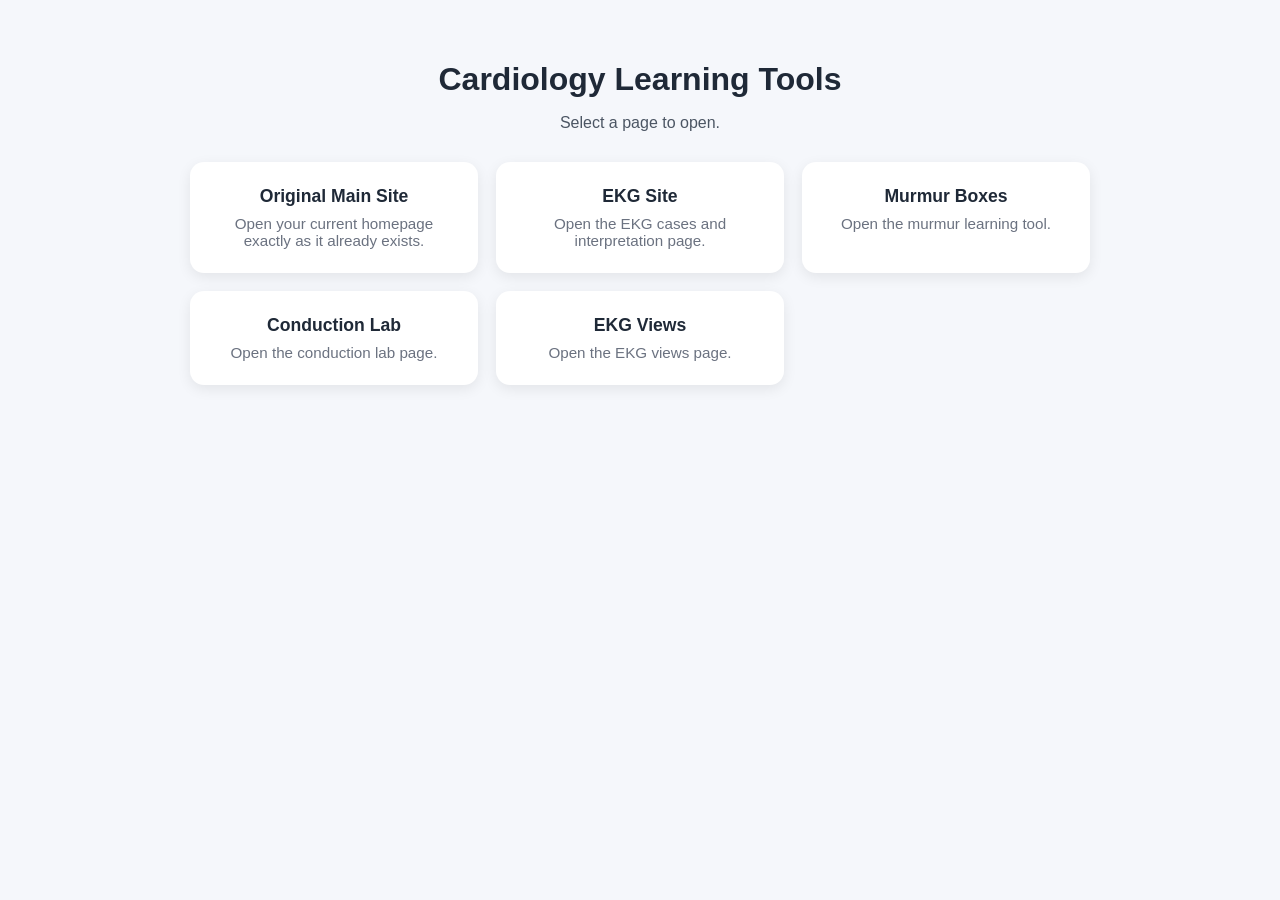
<file: home.html>
<!DOCTYPE html>
<html lang="en">
<head>
  <meta charset="UTF-8" />
  <meta name="viewport" content="width=device-width, initial-scale=1.0" />
  <title>Cardiology Tools</title>
  <style>
    body {
      font-family: Arial, sans-serif;
      margin: 0;
      padding: 40px 20px;
      background: #f5f7fb;
      color: #1f2937;
    }

    .container {
      max-width: 900px;
      margin: 0 auto;
      text-align: center;
    }

    h1 {
      font-size: 2rem;
      margin-bottom: 10px;
    }

    p {
      color: #4b5563;
      margin-bottom: 30px;
    }

    .grid {
      display: grid;
      grid-template-columns: repeat(auto-fit, minmax(220px, 1fr));
      gap: 18px;
      margin-top: 20px;
    }

    .card {
      display: block;
      background: white;
      border-radius: 14px;
      padding: 24px;
      text-decoration: none;
      color: inherit;
      box-shadow: 0 4px 14px rgba(0,0,0,0.08);
      transition: transform 0.15s ease, box-shadow 0.15s ease;
    }

    .card:hover {
      transform: translateY(-2px);
      box-shadow: 0 8px 20px rgba(0,0,0,0.12);
    }

    .title {
      font-size: 1.1rem;
      font-weight: 700;
      margin-bottom: 8px;
    }

    .desc {
      font-size: 0.95rem;
      color: #6b7280;
    }

    .small-link {
      display: inline-block;
      margin-top: 28px;
      color: #2563eb;
      text-decoration: none;
    }

    .small-link:hover {
      text-decoration: underline;
    }
  </style>
</head>
<body>
  <div class="container">
    <h1>Cardiology Learning Tools</h1>
    <p>Select a page to open.</p>

    <div class="grid">
      <a class="card" href="./index.html">
        <div class="title">Original Main Site</div>
        <div class="desc">Open your current homepage exactly as it already exists.</div>
      </a>

      <a class="card" href="./ekg-site.html">
        <div class="title">EKG Site</div>
        <div class="desc">Open the EKG cases and interpretation page.</div>
      </a>

      <a class="card" href="./murmur-boxes.html">
        <div class="title">Murmur Boxes</div>
        <div class="desc">Open the murmur learning tool.</div>
      </a>

      <a class="card" href="./conduction-lab.html">
        <div class="title">Conduction Lab</div>
        <div class="desc">Open the conduction lab page.</div>
      </a>

      <a class="card" href="./ekg-views.html">
        <div class="title">EKG Views</div>
        <div class="desc">Open the EKG views page.</div>
      </a>
    </div>
  </div>
</body>
</html>
</file>
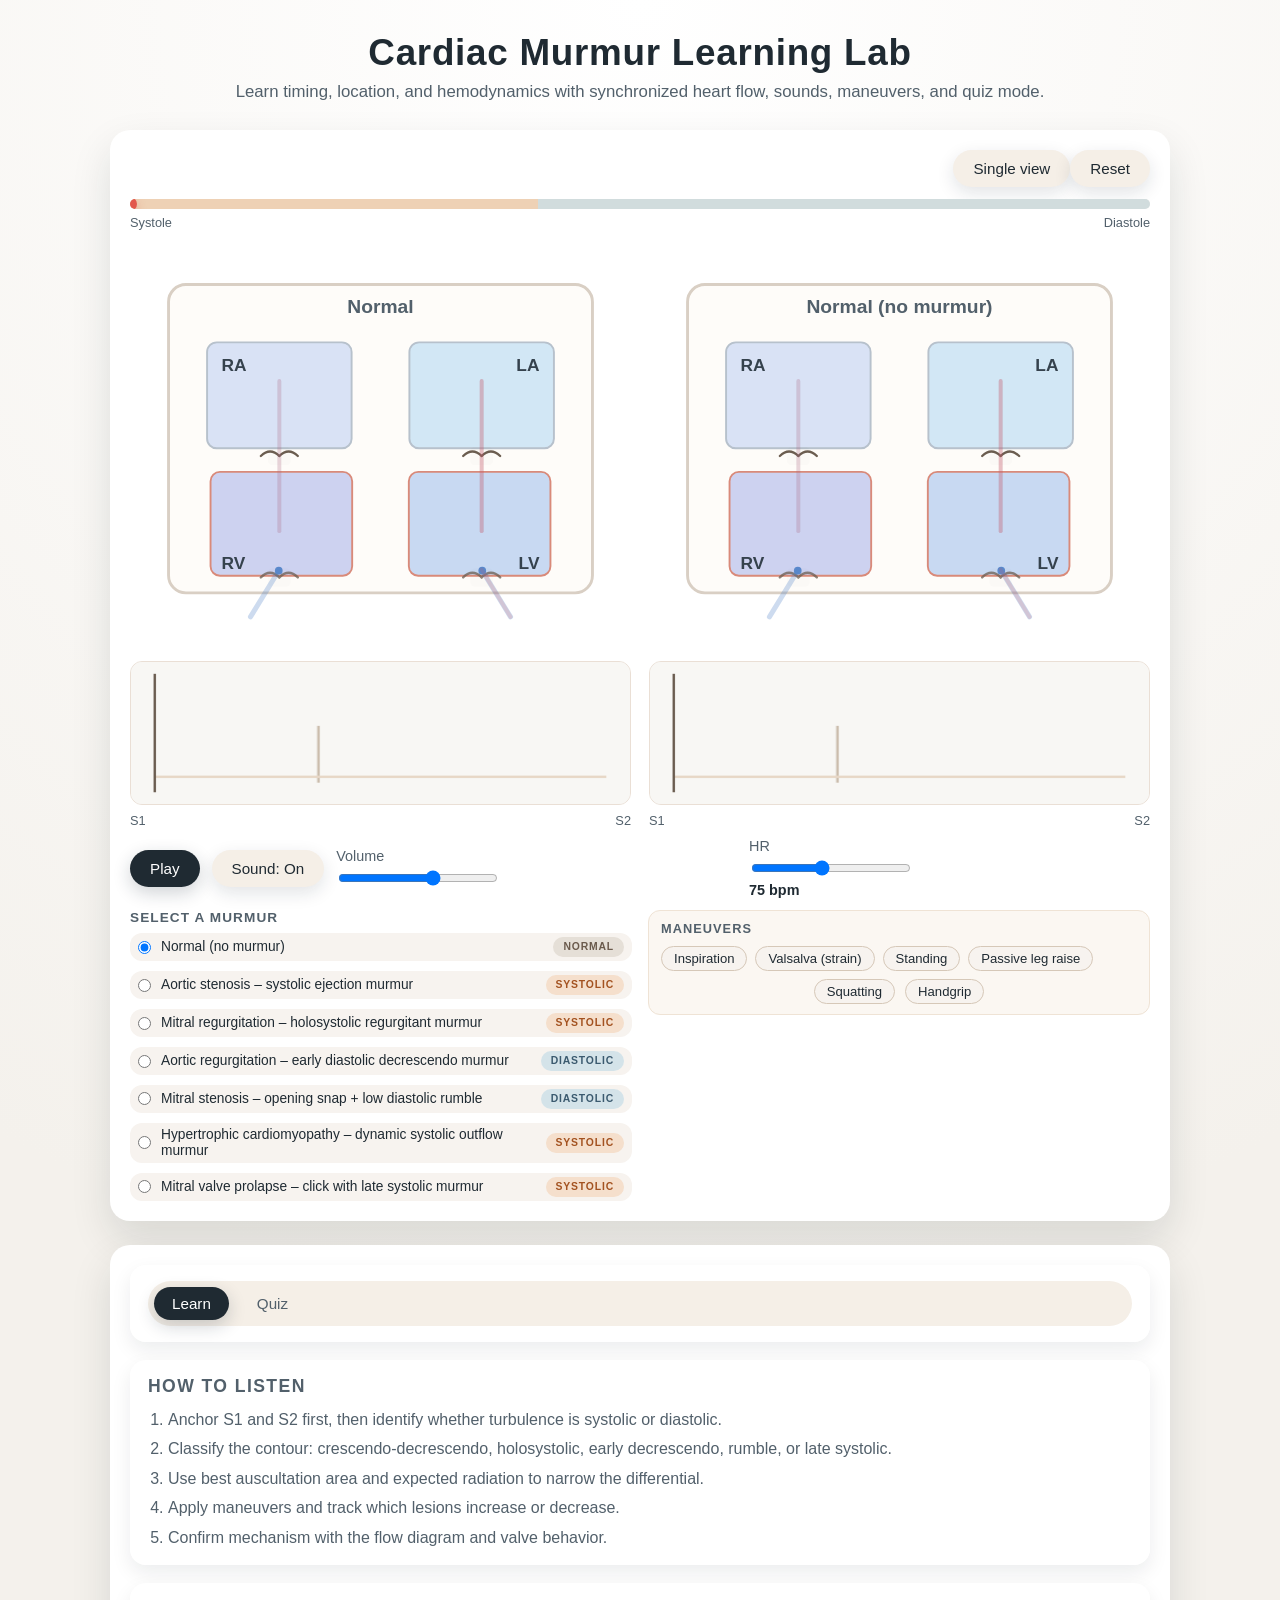
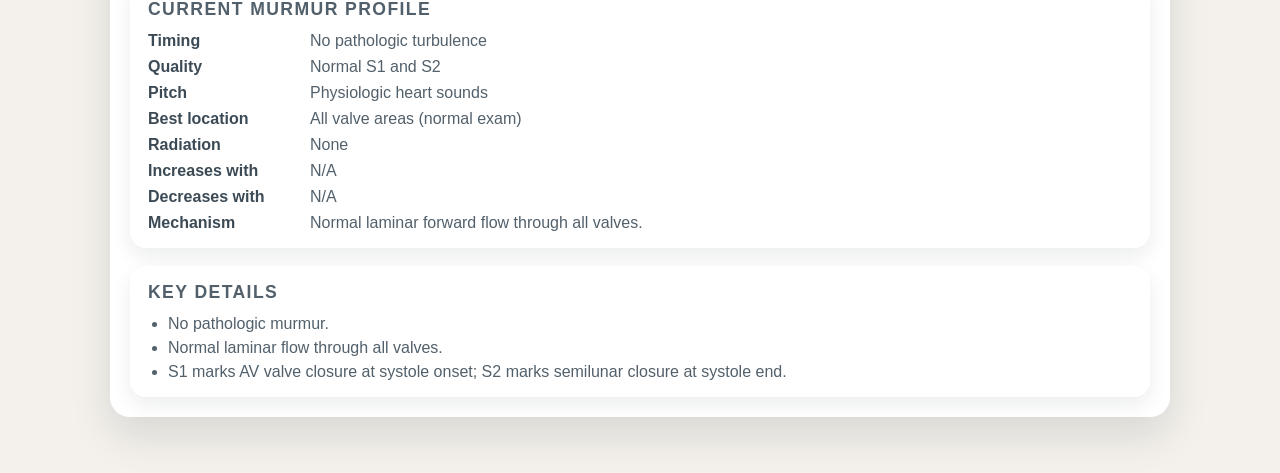
<file: murmur-boxes.html>
<!doctype html>
<html lang="en">
<head>
  <meta charset="utf-8" />
  <meta name="viewport" content="width=device-width, initial-scale=1" />
  <title>Cardiac Murmur Learning Lab</title>
  <link rel="stylesheet" href="murmur-boxes.css" />
</head>
<body>
  <div class="page">
    <header class="page-header">
      <h1>Cardiac Murmur Learning Lab</h1>
      <p>Learn timing, location, and hemodynamics with synchronized heart flow, sounds, maneuvers, and quiz mode.</p>
    </header>

    <main class="layout">
      <section class="heart-panel" aria-label="Heart box model">
        <div class="heart-toolbar">
          <button id="compare-toggle" class="btn btn-light" type="button">Single view</button>
          <button id="murmur-reset" class="btn btn-light" type="button">Reset</button>
        </div>
        <div id="valve-tooltip" class="valve-tooltip" role="tooltip" aria-hidden="true"></div>

        <div class="beat-progress" aria-hidden="true">
          <div class="beat-track">
            <span class="beat-segment beat-systole"></span>
            <span class="beat-segment beat-diastole"></span>
            <span id="beat-playhead" class="beat-playhead"></span>
          </div>
          <div class="beat-labels">
            <span>Systole</span>
            <span>Diastole</span>
          </div>
        </div>

        <div class="heart-display compare-on" id="heart-display">
          <div class="heart-view heart-view-normal" data-view="normal">
            <svg id="heart-svg-normal" viewBox="0 0 520 420" role="img" aria-label="Normal heart box model">
              <rect class="heart-outline" x="40" y="40" width="440" height="320" rx="18" ry="18"></rect>
              <text class="heart-title" x="260" y="70" text-anchor="middle">Normal</text>

              <g>
                <rect id="chamber-la-normal" class="chamber chamber-la" x="290" y="100" width="150" height="110" rx="10"></rect>
                <rect id="chamber-ra-normal" class="chamber chamber-ra" x="80" y="100" width="150" height="110" rx="10"></rect>
                <rect id="chamber-lv-normal" class="chamber chamber-lv" x="290" y="235" width="150" height="110" rx="10"></rect>
                <rect id="chamber-rv-normal" class="chamber chamber-rv" x="80" y="235" width="150" height="110" rx="10"></rect>

                <text id="label-la-normal" class="chamber-label" x="425" y="130" text-anchor="end">LA</text>
                <text id="label-ra-normal" class="chamber-label" x="95" y="130" text-anchor="start">RA</text>
                <text id="label-lv-normal" class="chamber-label" x="425" y="335" text-anchor="end">LV</text>
                <text id="label-rv-normal" class="chamber-label" x="95" y="335" text-anchor="start">RV</text>
              </g>

              <g>
                <g id="valve-mitral-group-normal" class="valve-group">
                  <rect id="valve-mitral-normal" class="valve" x="355" y="210" width="20" height="16" rx="4"></rect>
                  <path class="valve-leaf" d="M349 218 Q357 210 365 218"></path>
                  <path class="valve-leaf" d="M365 218 Q373 210 381 218"></path>
                </g>
                <g id="valve-tricuspid-group-normal" class="valve-group">
                  <rect id="valve-tricuspid-normal" class="valve" x="145" y="210" width="20" height="16" rx="4"></rect>
                  <path class="valve-leaf" d="M139 218 Q147 210 155 218"></path>
                  <path class="valve-leaf" d="M155 218 Q163 210 171 218"></path>
                </g>
                <g id="valve-aortic-group-normal" class="valve-group">
                  <rect id="valve-aortic-normal" class="valve" x="355" y="336" width="20" height="16" rx="4"></rect>
                  <path class="valve-leaf" d="M349 344 Q357 336 365 344"></path>
                  <path class="valve-leaf" d="M365 344 Q373 336 381 344"></path>
                </g>
                <g id="valve-pulmonic-group-normal" class="valve-group">
                  <rect id="valve-pulmonic-normal" class="valve" x="145" y="336" width="20" height="16" rx="4"></rect>
                  <path class="valve-leaf" d="M139 344 Q147 336 155 344"></path>
                  <path class="valve-leaf" d="M155 344 Q163 336 171 344"></path>
                </g>
              </g>


              <g class="flow-group">
                <path id="flow-la-lv-normal" class="flow-band flow-normal" d="M365 140 L365 296"></path>
                <circle id="dot-la-lv-normal" class="flow-dot" r="4" cx="0" cy="0"></circle>
                <path id="flow-ra-rv-normal" class="flow-band flow-normal" d="M155 140 L155 296"></path>
                <circle id="dot-ra-rv-normal" class="flow-dot" r="4" cx="0" cy="0"></circle>
                <path id="flow-lv-ao-normal" class="flow-band flow-normal" d="M365 336 L395 385"></path>
                <circle id="dot-lv-ao-normal" class="flow-dot" r="4" cx="0" cy="0"></circle>
                <path id="flow-rv-pa-normal" class="flow-band flow-normal" d="M155 336 L125 385"></path>
                <circle id="dot-rv-pa-normal" class="flow-dot" r="4" cx="0" cy="0"></circle>

                <path id="flow-lv-la-normal" class="flow-band flow-murmur" d="M365 296 L365 140"></path>
                <circle id="dot-lv-la-normal" class="flow-dot flow-dot-murmur" r="4" cx="0" cy="0"></circle>
                <path id="arrow-lv-la-normal" class="flow-arrow flow-dot-murmur" d="M0 -6 L14 0 L0 6 Z"></path>
                <path id="flow-ao-lv-normal" class="flow-band flow-murmur" d="M395 385 L365 336"></path>
                <circle id="dot-ao-lv-normal" class="flow-dot flow-dot-murmur" r="4" cx="0" cy="0"></circle>
                <path id="arrow-ao-lv-normal" class="flow-arrow flow-dot-murmur" d="M0 -6 L14 0 L0 6 Z"></path>
                <path id="flow-ms-la-lv-normal" class="flow-band flow-murmur" d="M365 140 L365 296"></path>
                <circle id="dot-ms-la-lv-normal" class="flow-dot flow-dot-murmur" r="4" cx="0" cy="0"></circle>
                <path id="arrow-ms-la-lv-normal" class="flow-arrow flow-dot-murmur" d="M0 -6 L14 0 L0 6 Z"></path>
                <path class="flow-band flow-murmur flow-static" d="M155 140 L155 296"></path>
              </g>
            </svg>
            <div class="phono-live">
              <canvas id="phono-mini-normal" width="420" height="120"></canvas>
              <div class="phono-live-labels">
                <span>S1</span>
                <span>S2</span>
              </div>
            </div>
          </div>

          <div class="heart-view" data-view="murmur">
            <svg id="heart-svg" viewBox="0 0 520 420" role="img" aria-label="Box model heart diagram">
              <rect class="heart-outline" x="40" y="40" width="440" height="320" rx="18" ry="18"></rect>
              <text id="heart-title-murmur" class="heart-title" x="260" y="70" text-anchor="middle">Heart</text>

              <g>
                <rect id="chamber-la" class="chamber chamber-la" x="290" y="100" width="150" height="110" rx="10"></rect>
                <rect id="chamber-ra" class="chamber chamber-ra" x="80" y="100" width="150" height="110" rx="10"></rect>
                <rect id="chamber-lv" class="chamber chamber-lv" x="290" y="235" width="150" height="110" rx="10"></rect>
                <rect id="chamber-rv" class="chamber chamber-rv" x="80" y="235" width="150" height="110" rx="10"></rect>

                <text id="label-la" class="chamber-label" x="425" y="130" text-anchor="end">LA</text>
                <text id="label-ra" class="chamber-label" x="95" y="130" text-anchor="start">RA</text>
                <text id="label-lv" class="chamber-label" x="425" y="335" text-anchor="end">LV</text>
                <text id="label-rv" class="chamber-label" x="95" y="335" text-anchor="start">RV</text>
              </g>

              <g>
                <g id="valve-mitral-group" class="valve-group">
                  <rect id="valve-mitral" class="valve" x="355" y="210" width="20" height="16" rx="4"></rect>
                  <path class="valve-leaf" d="M349 218 Q357 210 365 218"></path>
                  <path class="valve-leaf" d="M365 218 Q373 210 381 218"></path>
                </g>
                <g id="valve-tricuspid-group" class="valve-group">
                  <rect id="valve-tricuspid" class="valve" x="145" y="210" width="20" height="16" rx="4"></rect>
                  <path class="valve-leaf" d="M139 218 Q147 210 155 218"></path>
                  <path class="valve-leaf" d="M155 218 Q163 210 171 218"></path>
                </g>
                <g id="valve-aortic-group" class="valve-group">
                  <rect id="valve-aortic" class="valve" x="355" y="336" width="20" height="16" rx="4"></rect>
                  <path class="valve-leaf" d="M349 344 Q357 336 365 344"></path>
                  <path class="valve-leaf" d="M365 344 Q373 336 381 344"></path>
                </g>
                <g id="valve-pulmonic-group" class="valve-group">
                  <rect id="valve-pulmonic" class="valve" x="145" y="336" width="20" height="16" rx="4"></rect>
                  <path class="valve-leaf" d="M139 344 Q147 336 155 344"></path>
                  <path class="valve-leaf" d="M155 344 Q163 336 171 344"></path>
                </g>
              </g>


              <g class="flow-group">
                <path id="flow-la-lv" class="flow-band flow-normal" d="M365 140 L365 296"></path>
                <circle id="dot-la-lv" class="flow-dot" r="4" cx="0" cy="0"></circle>
                <path id="flow-ra-rv" class="flow-band flow-normal" d="M155 140 L155 296"></path>
                <circle id="dot-ra-rv" class="flow-dot" r="4" cx="0" cy="0"></circle>
                <path id="flow-lv-ao" class="flow-band flow-normal" d="M365 336 L395 385"></path>
                <circle id="dot-lv-ao" class="flow-dot" r="4" cx="0" cy="0"></circle>
                <path id="flow-rv-pa" class="flow-band flow-normal" d="M155 336 L125 385"></path>
                <circle id="dot-rv-pa" class="flow-dot" r="4" cx="0" cy="0"></circle>

                <path id="flow-lv-la" class="flow-band flow-murmur" d="M365 296 L365 140"></path>
                <circle id="dot-lv-la" class="flow-dot flow-dot-murmur" r="4" cx="0" cy="0"></circle>
                <path id="arrow-lv-la" class="flow-arrow flow-dot-murmur" d="M0 -6 L14 0 L0 6 Z"></path>
                <path id="flow-ao-lv" class="flow-band flow-murmur" d="M395 385 L365 336"></path>
                <circle id="dot-ao-lv" class="flow-dot flow-dot-murmur" r="4" cx="0" cy="0"></circle>
                <path id="arrow-ao-lv" class="flow-arrow flow-dot-murmur" d="M0 -6 L14 0 L0 6 Z"></path>
                <path id="flow-ms-la-lv" class="flow-band flow-murmur" d="M365 140 L365 296"></path>
                <circle id="dot-ms-la-lv" class="flow-dot flow-dot-murmur" r="4" cx="0" cy="0"></circle>
                <path id="arrow-ms-la-lv" class="flow-arrow flow-dot-murmur" d="M0 -6 L14 0 L0 6 Z"></path>
                <path class="flow-band flow-murmur flow-static" d="M155 140 L155 296"></path>
              </g>
            </svg>
            <div class="phono-live">
              <canvas id="phono-mini-murmur" width="420" height="120"></canvas>
              <div class="phono-live-labels">
                <span id="label-s1" class="phono-label">S1</span>
                <span id="label-s2" class="phono-label">S2</span>
              </div>
            </div>
          </div>
        </div>

        <div class="compact-stack">
          <div class="compact-controls">
            <button id="play-toggle" class="btn" type="button">Play</button>
            <button id="sound-toggle" class="btn btn-light" type="button" aria-pressed="false" aria-label="Toggle heart sounds">
              Sound: On
            </button>
            <div class="speed-control volume-control">
              <label for="volume-slider">Volume</label>
              <input id="volume-slider" type="range" min="0" max="1" step="0.01" value="0.6" aria-label="Volume">
            </div>
            <div class="speed-control hr-control">
              <label for="hr-slider">HR</label>
              <input id="hr-slider" type="range" min="40" max="120" step="1" value="75" aria-label="Heart rate">
              <div class="speed-meta">
                <span id="hr-value">75 bpm</span>
              </div>
            </div>
          </div>
          <div class="compact-grid">
            <div class="compact-section">
              <h3>Select a Murmur</h3>
              <div class="murmur-options compact-options" role="radiogroup" aria-label="Murmur selector">
                <label class="murmur-option">
                  <input type="radio" name="murmur" value="normal" checked>
                  <span class="murmur-text">Normal (no murmur)</span>
                  <span class="murmur-badge murmur-badge-neutral">Normal</span>
                </label>
                <label class="murmur-option">
                  <input type="radio" name="murmur" value="as">
                  <span class="murmur-text">Aortic stenosis – systolic ejection murmur</span>
                  <span class="murmur-badge murmur-badge-systolic">Systolic</span>
                </label>
                <label class="murmur-option">
                  <input type="radio" name="murmur" value="mr">
                  <span class="murmur-text">Mitral regurgitation – holosystolic regurgitant murmur</span>
                  <span class="murmur-badge murmur-badge-systolic">Systolic</span>
                </label>
                <label class="murmur-option">
                  <input type="radio" name="murmur" value="ar">
                  <span class="murmur-text">Aortic regurgitation – early diastolic decrescendo murmur</span>
                  <span class="murmur-badge murmur-badge-diastolic">Diastolic</span>
                </label>
                <label class="murmur-option">
                  <input type="radio" name="murmur" value="ms">
                  <span class="murmur-text">Mitral stenosis – opening snap + low diastolic rumble</span>
                  <span class="murmur-badge murmur-badge-diastolic">Diastolic</span>
                </label>
                <label class="murmur-option">
                  <input type="radio" name="murmur" value="hcm">
                  <span class="murmur-text">Hypertrophic cardiomyopathy – dynamic systolic outflow murmur</span>
                  <span class="murmur-badge murmur-badge-systolic">Systolic</span>
                </label>
                <label class="murmur-option">
                  <input type="radio" name="murmur" value="mvp">
                  <span class="murmur-text">Mitral valve prolapse – click with late systolic murmur</span>
                  <span class="murmur-badge murmur-badge-systolic">Systolic</span>
                </label>
              </div>
            </div>
            <aside class="compact-panel" aria-label="Maneuvers">
              <h3>Maneuvers</h3>
              <div class="maneuver-toggle" role="group" aria-label="Maneuvers">
                <button class="maneuver-btn" type="button" data-maneuver="inspiration">Inspiration</button>
                <button class="maneuver-btn" type="button" data-maneuver="valsalva">Valsalva (strain)</button>
                <button class="maneuver-btn" type="button" data-maneuver="stand">Standing</button>
                <button class="maneuver-btn" type="button" data-maneuver="leg-raise">Passive leg raise</button>
                <div class="maneuver-row">
                  <button class="maneuver-btn" type="button" data-maneuver="squat">Squatting</button>
                  <button class="maneuver-btn" type="button" data-maneuver="handgrip">Handgrip</button>
                </div>
              </div>
              <div id="maneuver-explain" class="maneuver-explain is-hidden">
                <p id="maneuver-effect" class="maneuver-effect"></p>
                <p id="maneuver-pathology" class="maneuver-pathology"></p>
              </div>
            </aside>
          </div>
        </div>
      </section>

      <section class="control-panel">
        <div class="control-card">
          <div class="mode-toggle" role="tablist" aria-label="Mode switch">
            <button class="mode-btn is-active" type="button" data-mode="learn">Learn</button>
            <button class="mode-btn" type="button" data-mode="quiz">Quiz</button>
          </div>
        </div>

        <div id="quiz-card" class="control-card is-hidden">
          <h2>Quiz</h2>
          <p id="quiz-prompt" class="quiz-prompt">Listen first, then choose the most likely murmur.</p>
          <div id="quiz-options" class="quiz-options"></div>
          <button id="quiz-check" class="btn btn-light" type="button">Check answer</button>
          <button id="quiz-next" class="btn is-hidden" type="button">Next question</button>
          <p id="quiz-feedback" class="quiz-feedback"></p>
        </div>

        <div class="control-card">
          <h2>How To Listen</h2>
          <ol id="approach-list" class="approach-list">
            <li>Anchor S1 and S2 first, then identify whether turbulence is systolic or diastolic.</li>
            <li>Classify the contour: crescendo-decrescendo, holosystolic, early decrescendo, rumble, or late systolic.</li>
            <li>Use best auscultation area and expected radiation to narrow the differential.</li>
            <li>Apply maneuvers and track which lesions increase or decrease.</li>
            <li>Confirm mechanism with the flow diagram and valve behavior.</li>
          </ol>
        </div>

        <div class="control-card">
          <h2>Current Murmur Profile</h2>
          <dl class="profile-grid">
            <dt>Timing</dt><dd id="profile-timing"></dd>
            <dt>Quality</dt><dd id="profile-quality"></dd>
            <dt>Pitch</dt><dd id="profile-pitch"></dd>
            <dt>Best location</dt><dd id="profile-location"></dd>
            <dt>Radiation</dt><dd id="profile-radiation"></dd>
            <dt>Increases with</dt><dd id="profile-increase"></dd>
            <dt>Decreases with</dt><dd id="profile-decrease"></dd>
            <dt>Mechanism</dt><dd id="profile-mechanism"></dd>
          </dl>
        </div>

        <div class="control-card">
          <h2>Key details</h2>
          <ul id="info-list" class="info-list"></ul>
        </div>
      </section>
    </main>
  </div>

  <script src="murmur-boxes.js"></script>
</body>
</html>
</file>
<file: murmur-boxes.css>
:root {
  color-scheme: light;
  --bg: #f4f1ec;
  --panel: #ffffff;
  --ink: #1f2a32;
  --muted: #52606b;
  --shadow: 0 18px 40px rgba(18, 29, 36, 0.12);
  --accent: #e2574c;
  --accent-soft: rgba(226, 87, 76, 0.2);
  --flow-normal: #6ba0b8;
  --flow-strong: #ef534a;
  --systolic: #f2c6a0;
  --diastolic: #b9d7e5;
  --la: #d2e7f5;
  --ra: #d9e2f5;
  --lv: #c8d9f2;
  --rv: #cdd2f0;
}

* {
  box-sizing: border-box;
}

body {
  margin: 0;
  font-family: "Alegreya Sans", "Trebuchet MS", sans-serif;
  background: radial-gradient(circle at top, #ffffff 0%, var(--bg) 60%);
  color: var(--ink);
}

.page {
  max-width: 1100px;
  margin: 0 auto;
  padding: 32px 20px 56px;
}

.page-header {
  text-align: center;
  margin-bottom: 28px;
}

.page-header h1 {
  margin: 0 0 8px;
  font-size: 2.3rem;
  letter-spacing: 0.02em;
}

.page-header p {
  margin: 0;
  color: var(--muted);
  font-size: 1.05rem;
}

.layout {
  display: grid;
  gap: 24px;
  grid-template-columns: 1fr;
  align-items: start;
}

.heart-panel,
.control-panel {
  background: var(--panel);
  border-radius: 20px;
  box-shadow: var(--shadow);
  padding: 20px;
}

.control-panel {
  display: grid;
  gap: 18px;
}

.control-card {
  background: rgba(255, 255, 255, 0.9);
  border-radius: 16px;
  padding: 16px 18px;
  box-shadow: 0 8px 20px rgba(18, 29, 36, 0.08);
}

.control-card h2 {
  margin: 0 0 12px;
  font-size: 1.1rem;
  text-transform: uppercase;
  letter-spacing: 0.08em;
  color: var(--muted);
}

.mode-toggle {
  display: flex;
  gap: 10px;
  background: #f5efe7;
  border-radius: 999px;
  padding: 6px;
}

.mode-btn {
  border: none;
  background: transparent;
  padding: 8px 18px;
  border-radius: 999px;
  font-size: 0.95rem;
  cursor: pointer;
  color: var(--muted);
}

.mode-btn.is-active {
  background: var(--ink);
  color: #fff;
  box-shadow: 0 6px 18px rgba(20, 34, 48, 0.2);
}

.murmur-options {
  display: grid;
  gap: 10px;
  font-size: 0.98rem;
}

.murmur-option {
  display: grid;
  grid-template-columns: auto 1fr auto;
  align-items: center;
  gap: 10px;
  padding: 10px 12px;
  border-radius: 12px;
  background: #f7f3ef;
  cursor: pointer;
  transition: transform 0.2s ease, box-shadow 0.2s ease;
}

.murmur-option input {
  margin: 0;
}

.murmur-option:hover {
  transform: translateY(-1px);
  box-shadow: 0 8px 16px rgba(30, 40, 54, 0.12);
}

.murmur-text {
  color: var(--ink);
}

.murmur-badge {
  font-size: 0.75rem;
  padding: 4px 10px;
  border-radius: 999px;
  text-transform: uppercase;
  letter-spacing: 0.08em;
  font-weight: 600;
}

.murmur-badge-systolic {
  background: rgba(242, 198, 160, 0.45);
  color: #a35220;
}

.murmur-badge-diastolic {
  background: rgba(185, 215, 229, 0.55);
  color: #3b5a6f;
}

.murmur-badge-neutral {
  background: #e5dfd7;
  color: #6a5a4c;
}

.controls-row {
  display: flex;
  align-items: center;
  justify-content: space-between;
  gap: 16px;
}

.btn {
  background: var(--ink);
  color: #fff;
  border: none;
  border-radius: 999px;
  padding: 10px 20px;
  font-size: 0.95rem;
  cursor: pointer;
  box-shadow: 0 6px 18px rgba(20, 34, 48, 0.2);
}

.btn:hover {
  background: #12181d;
}

.btn.btn-light {
  background: #f5efe7;
  color: var(--ink);
  box-shadow: 0 6px 18px rgba(20, 34, 48, 0.12);
}

.btn.btn-light:hover {
  background: #ece2d6;
}

.speed-control {
  display: grid;
  gap: 4px;
  font-size: 0.9rem;
  color: var(--muted);
}

.speed-control input[type="range"] {
  width: 160px;
}

.speed-meta {
  display: flex;
  gap: 10px;
  font-weight: 600;
  color: var(--ink);
}

.speed-labels {
  display: flex;
  justify-content: space-between;
  font-size: 0.7rem;
  color: #7a6c60;
}

.phono-label.flash {
  color: var(--accent);
  font-weight: 700;
}

.maneuver-toggle {
  display: flex;
  gap: 8px;
  flex-wrap: wrap;
}

.maneuver-btn {
  border: 1px solid #d6c8b8;
  background: #f7f3ef;
  color: var(--ink);
  border-radius: 999px;
  padding: 4px 12px;
  cursor: pointer;
  font-size: 0.82rem;
}

.maneuver-btn.is-active {
  background: var(--ink);
  color: #fff;
  border-color: var(--ink);
}

.maneuver-row {
  display: flex;
  gap: 10px;
  width: 100%;
  justify-content: center;
}

.compact-stack {
  display: grid;
  gap: 12px;
  margin-top: 10px;
}

.compact-controls {
  display: grid;
  grid-template-columns: auto auto minmax(200px, 1fr) minmax(200px, 1fr);
  gap: 12px;
  align-items: center;
}

#sound-toggle {
  justify-self: start;
  white-space: nowrap;
}

.compact-controls .speed-control {
  justify-self: start;
}

.volume-control input[type="range"] {
  width: 160px;
}

.compact-grid {
  display: grid;
  grid-template-columns: 1fr 1fr;
  gap: 16px;
  align-items: start;
}

.compact-panel {
  background: #fbf7f2;
  border-radius: 12px;
  padding: 10px 12px;
  border: 1px solid #efe3d5;
}

.compact-panel h3 {
  margin: 0 0 10px;
  font-size: 0.8rem;
  text-transform: uppercase;
  letter-spacing: 0.08em;
  color: var(--muted);
}

.maneuver-explain {
  margin-top: 10px;
  padding-top: 8px;
  border-top: 1px solid #efe3d5;
  color: var(--muted);
  font-size: 0.82rem;
  line-height: 1.35;
}

.maneuver-explain p {
  margin: 0 0 6px;
}

.maneuver-explain p:last-child {
  margin-bottom: 0;
}

.compact-section h3 {
  margin: 0 0 8px;
  font-size: 0.85rem;
  text-transform: uppercase;
  letter-spacing: 0.08em;
  color: var(--muted);
}

.compact-options {
  gap: 10px;
  max-width: 720px;
}

.compact-options .murmur-option {
  padding: 4px 8px;
  font-size: 0.86rem;
  line-height: 1.15;
}

.compact-options .murmur-badge {
  font-size: 0.65rem;
}

@media (max-width: 700px) {
  .compact-controls {
    grid-template-columns: 1fr;
    justify-items: start;
  }

  .compact-grid {
    grid-template-columns: 1fr;
  }
}

.info-list {
  margin: 0;
  padding-left: 20px;
  color: var(--muted);
  display: grid;
  gap: 6px;
}

.approach-list {
  margin: 0;
  padding-left: 20px;
  color: var(--muted);
  display: grid;
  gap: 8px;
  line-height: 1.35;
}

.profile-grid {
  margin: 0;
  display: grid;
  grid-template-columns: minmax(130px, 150px) 1fr;
  gap: 8px 12px;
  align-items: start;
}

.profile-grid dt {
  margin: 0;
  font-weight: 700;
  color: #3b4a55;
}

.profile-grid dd {
  margin: 0;
  color: var(--muted);
}

.quiz-prompt {
  margin: 0 0 12px;
  color: var(--muted);
}

.quiz-options {
  display: grid;
  gap: 8px;
  margin-bottom: 12px;
}

.quiz-option {
  display: flex;
  align-items: center;
  gap: 8px;
  background: #f7f3ef;
  padding: 8px 12px;
  border-radius: 10px;
  cursor: pointer;
}

.quiz-feedback {
  margin: 12px 0 0;
  color: var(--muted);
  min-height: 22px;
}

.is-hidden {
  display: none;
}

#heart-svg,
#heart-svg-normal {
  width: 100%;
  height: auto;
}

.heart-toolbar {
  display: flex;
  justify-content: flex-end;
  margin-bottom: 12px;
}

.heart-display {
  display: grid;
  gap: 18px;
}

.heart-display.compare-on {
  grid-template-columns: repeat(auto-fit, minmax(260px, 1fr));
}

.heart-view {
  display: grid;
  gap: 10px;
}

.phono-live {
  display: grid;
  gap: 8px;
}

.phono-live canvas {
  width: 100%;
  border-radius: 12px;
  border: 1px solid #eadfd5;
  background: #f8f7f4;
}

.phono-live-labels {
  display: flex;
  justify-content: space-between;
  font-size: 0.8rem;
  color: var(--muted);
}

.beat-progress {
  margin-bottom: 16px;
}

.beat-track {
  position: relative;
  height: 10px;
  border-radius: 999px;
  background: #e9e1d6;
  overflow: hidden;
}

.beat-segment {
  position: absolute;
  top: 0;
  bottom: 0;
}

.beat-systole {
  left: 0;
  width: 40%;
  background: rgba(242, 198, 160, 0.6);
}

.beat-diastole {
  right: 0;
  width: 60%;
  background: rgba(185, 215, 229, 0.5);
}

.beat-playhead {
  position: absolute;
  top: 50%;
  width: 14px;
  height: 14px;
  border-radius: 50%;
  background: var(--accent);
  transform: translate(-50%, -50%);
  box-shadow: 0 4px 10px rgba(226, 87, 76, 0.35);
}

.beat-labels {
  display: flex;
  justify-content: space-between;
  font-size: 0.8rem;
  color: var(--muted);
  margin-top: 6px;
}

.heart-outline {
  fill: #fefcf9;
  stroke: #d9cfc4;
  stroke-width: 3;
}

.heart-title {
  font-size: 20px;
  fill: var(--muted);
  font-weight: 600;
}

.chamber {
  stroke: #b7c1cc;
  stroke-width: 2;
  transition: transform 0.2s ease, fill 0.2s ease;
  transform-origin: center;
}

.chamber-la {
  fill: var(--la);
}

.chamber-ra {
  fill: var(--ra);
}

.chamber-lv {
  fill: var(--lv);
}

.chamber-rv {
  fill: var(--rv);
}

.chamber-label {
  font-size: 18px;
  font-weight: 700;
  fill: #35424d;
}

.valve {
  fill: rgba(0, 0, 0, 0.01);
  stroke: transparent;
  pointer-events: all;
}

.valve-group {
  transition: transform 0.2s ease;
  transform-origin: center;
  transform-box: fill-box;
  transform: scale(1.2);
  pointer-events: all;
}

.valve-cap {
  fill: rgba(199, 183, 166, 0.55);
  stroke: rgba(160, 140, 120, 0.35);
  stroke-width: 1;
}

.valve-leaf {
  fill: none;
  stroke: #6b5d50;
  stroke-width: 2;
  stroke-linecap: round;
  stroke-linejoin: round;
  pointer-events: stroke;
}

.valve-tooltip {
  position: fixed;
  z-index: 10;
  max-width: 220px;
  padding: 8px 10px;
  border-radius: 10px;
  background: rgba(31, 42, 50, 0.92);
  color: #fff;
  font-size: 0.8rem;
  line-height: 1.25;
  box-shadow: 0 10px 20px rgba(18, 29, 36, 0.2);
  pointer-events: none;
  opacity: 0;
  transform: translateY(6px);
  transition: opacity 0.12s ease, transform 0.12s ease;
}

.valve-tooltip.is-visible {
  opacity: 1;
  transform: translateY(0);
}

.valve-open-normal {
  opacity: 0.75;
}

.valve-closed-normal {
  opacity: 1;
}

.valve-leaking {
  color: #e78a7e;
}

.valve-stenotic {
  transform: scale(1.3);
}

.valve-group.valve-leaking .valve-leaf {
  stroke: #e78a7e;
}

.valve-group.valve-stenotic .valve-leaf {
  stroke-width: 4;
}

.flash {
  animation: flash 0.3s ease;
}

@keyframes flash {
  from {
    opacity: 1;
  }
  to {
    opacity: 0.4;
  }
}

.outflow-label {
  font-size: 12px;
  fill: var(--muted);
}

.valve-label {
  font-size: 11px;
  fill: var(--muted);
}

.flow-band {
  fill: none;
  stroke-linecap: round;
  stroke-linejoin: round;
  stroke-width: 4;
  opacity: 0.18;
  transition: stroke-width 150ms ease, opacity 150ms ease;
}

.flow-dot {
  fill: rgba(80, 130, 200, 0.9);
  opacity: 0;
  transition: opacity 120ms ease;
}

.flow-dot-murmur {
  fill: rgba(230, 80, 80, 0.9);
}

.flow-arrow {
  fill: rgba(230, 80, 80, 0.9);
  stroke: rgba(160, 60, 60, 0.7);
  stroke-width: 1;
  opacity: 0;
  transition: opacity 120ms ease;
}

.flow-normal {
  stroke: rgba(80, 130, 200, 0.7);
}

.flow-murmur {
  stroke: rgba(230, 80, 80, 0.9);
}

.flow-active {
  opacity: 0.9;
  stroke-width: 8;
}

.flow-mid {
  opacity: 0.6;
  stroke-width: 6;
}

.flow-low {
  opacity: 0.3;
  stroke-width: 4;
}

.flow-animated {
  stroke-dasharray: 10 8;
  animation: flow-scroll 1s linear infinite;
}

.flow-animated-fast {
  animation-duration: 0.6s;
}

.flow-animated-slow {
  animation-duration: 1.4s;
}

@keyframes flow-scroll {
  from {
    stroke-dashoffset: 0;
  }
  to {
    stroke-dashoffset: -18;
  }
}

.phase-systole .chamber-lv,
.phase-systole .chamber-rv {
  stroke: #d98a7a;
}

.phase-diastole .chamber-la,
.phase-diastole .chamber-ra {
  stroke: #7aa3d9;
}

@media (max-width: 700px) {
  .controls-row {
    flex-direction: column;
    align-items: flex-start;
  }

  .speed-control input[type="range"] {
    width: 200px;
  }

  .profile-grid {
    grid-template-columns: 1fr;
  }
}
</file>
